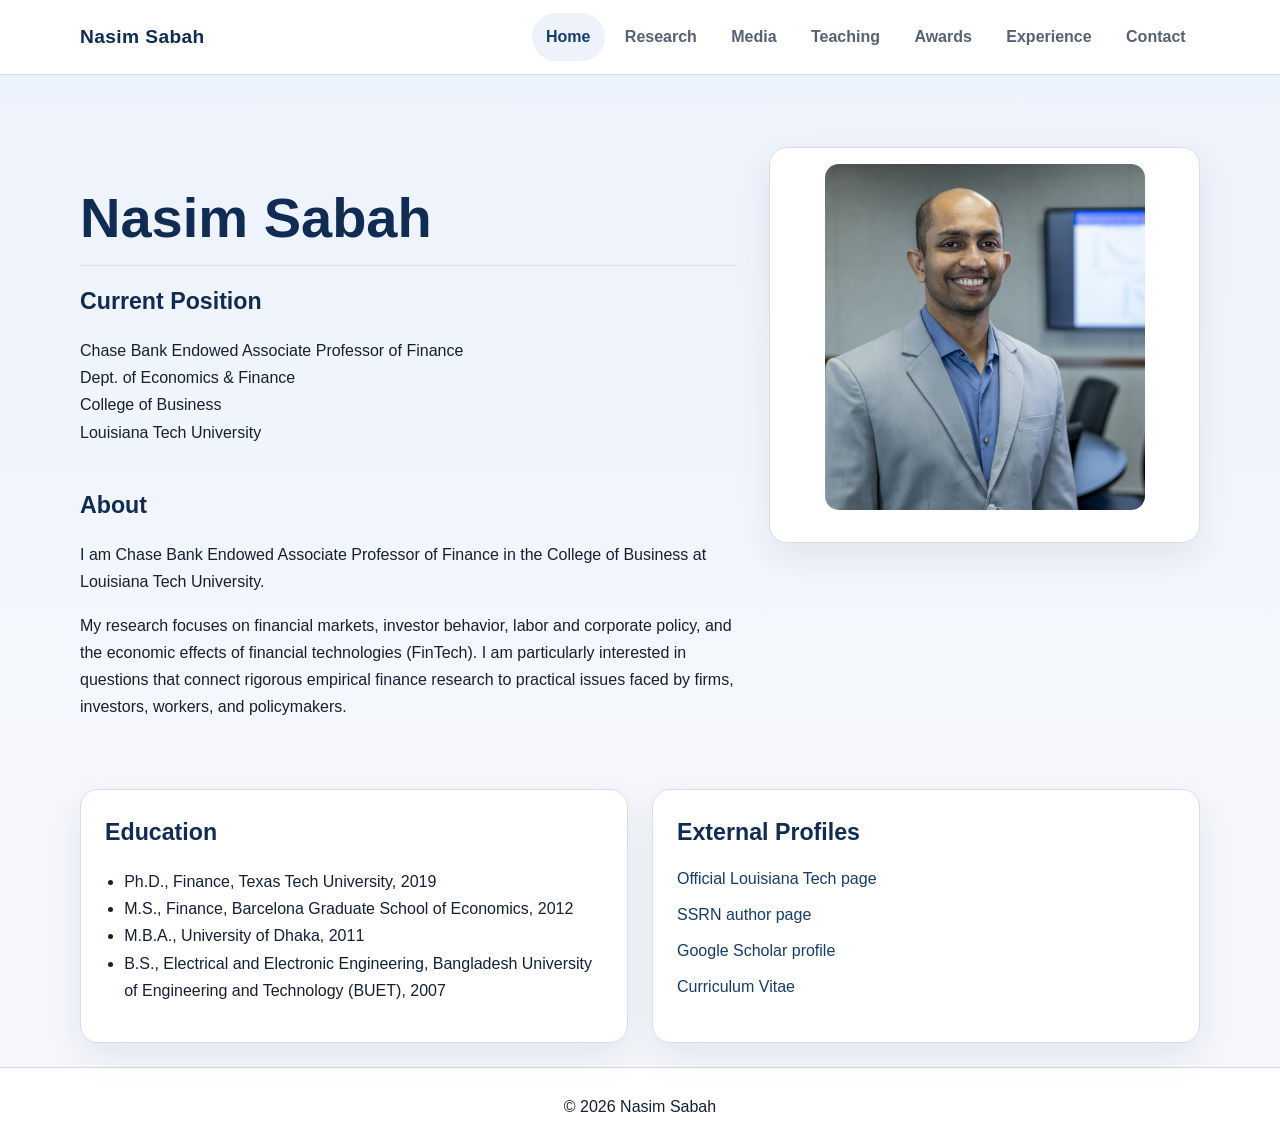
<file: index.html>
<!DOCTYPE html>
<html lang="en">
<head>
  <meta charset="UTF-8">
  <meta name="viewport" content="width=device-width, initial-scale=1.0">
  <title>Nasim Sabah | Home</title>
  <meta name="description" content="Academic website of Nasim Sabah: research, teaching, awards, professional experience, media, and contact information.">
  <link rel="stylesheet" href="style.css">
</head>
<body>
  <header class="site-header">
    <div class="wrap header-inner">
      <a class="brand" href="index.html">Nasim Sabah</a>
      <nav class="site-nav" aria-label="Main navigation">
        <a href="index.html" class="active">Home</a>
        <a href="research.html">Research</a>
        <a href="media.html">Media</a>
        <a href="teaching.html">Teaching</a>
        <a href="awards.html">Awards</a>
        <a href="experience.html">Experience</a>
        <a href="contact.html">Contact</a>
      </nav>
    </div>
  </header>

  <main>
<section class="page-hero">
  <div class="wrap hero-grid">
    <div class="hero-copy">
      <h1>Nasim Sabah</h1>

      <div class="position-block">
        <h2>Current Position</h2>
        <p>
          Chase Bank Endowed Associate Professor of Finance<br>
          Dept. of Economics & Finance<br>
          College of Business<br>
          Louisiana Tech University
        </p>
      </div>

      <div class="about-block">
        <h2>About</h2>
        <p>
          I am Chase Bank Endowed Associate Professor of Finance in the College of Business at Louisiana Tech University.
        </p>
        <p>
          My research focuses on financial markets, investor behavior, labor and corporate policy, and the economic effects of financial technologies (FinTech). I am particularly interested in questions that connect rigorous empirical finance research to practical issues faced by firms, investors, workers, and policymakers.
        </p>
      </div>
    </div>

    <aside class="hero-side card profile-card">
      <img src="profile.jpg" alt="Nasim Sabah" class="profile-pic">
    </aside>
  </div>
</section>

    <section class="section alt-section">
      <div class="wrap grid two">
        <div class="card">
          <h2>Education</h2>
          <ul>
            <li>Ph.D., Finance, Texas Tech University, 2019</li>
            <li>M.S., Finance, Barcelona Graduate School of Economics, 2012</li>
            <li>M.B.A., University of Dhaka, 2011</li>
            <li>B.S., Electrical and Electronic Engineering, Bangladesh University of Engineering and Technology (BUET), 2007</li>
          </ul>
        </div>

        <div class="card">
          <h2>External Profiles</h2>
          <ul class="plain-list">
            <li><a href="https://www.latech.edu/directory/md-nasim-us-sabah.php" target="_blank" rel="noopener">Official Louisiana Tech page</a></li>
            <li><a href="http://ssrn.com/author=2364535" target="_blank" rel="noopener">SSRN author page</a></li>
            <li><a href="https://scholar.google.com/citations?user=BpNNYWoAAAAJ" target="_blank" rel="noopener">Google Scholar profile</a></li>
            <li><a href="Resume_Sabah.pdf" target="_blank" rel="noopener">Curriculum Vitae</a></li>
          </ul>
        </div>
      </div>
    </section>
  </main>

  <footer class="site-footer">
    <div class="wrap footer-inner">
      <p>© <span id="year"></span> Nasim Sabah</p>
    </div>
  </footer>

  <script src="script.js"></script>
</body>
</html>
</file>
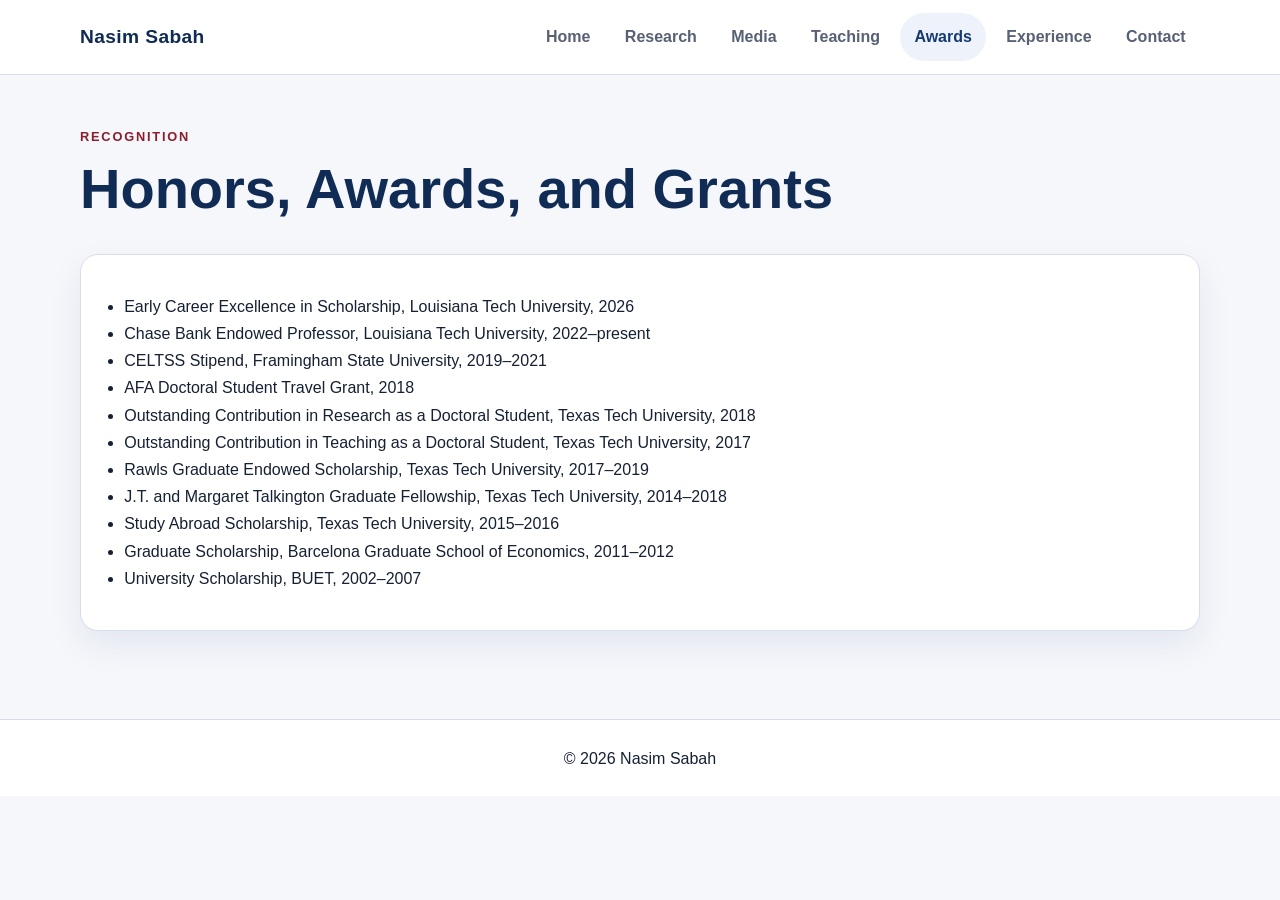
<file: awards.html>
<!DOCTYPE html>
<html lang="en">
<head>
  <meta charset="UTF-8">
  <meta name="viewport" content="width=device-width, initial-scale=1.0">
  <title>Nasim Sabah | Awards</title>
  <meta name="description" content="Honors, awards, and grants received by Nasim Sabah.">
  <link rel="stylesheet" href="style.css">
</head>
<body>
  <header class="site-header">
    <div class="wrap header-inner">
      <a class="brand" href="index.html">Nasim Sabah</a>
      <nav class="site-nav" aria-label="Main navigation">
        <a href="index.html">Home</a>
        <a href="research.html">Research</a>
        <a href="media.html">Media</a>
        <a href="teaching.html">Teaching</a>
        <a href="awards.html" class="active">Awards</a>
        <a href="experience.html">Experience</a>
        <a href="contact.html">Contact</a>
      </nav>
    </div>
  </header>

  <main class="wrap page-shell">
    <section class="page-title">
      <p class="eyebrow">Recognition</p>
      <h1>Honors, Awards, and Grants</h1>
    </section>

    <section class="section">
      <div class="card">
        <ul>
          <li>Early Career Excellence in Scholarship, Louisiana Tech University, 2026</li>
          <li>Chase Bank Endowed Professor, Louisiana Tech University, 2022–present</li>
          <li>CELTSS Stipend, Framingham State University, 2019–2021</li>
          <li>AFA Doctoral Student Travel Grant, 2018</li>
          <li>Outstanding Contribution in Research as a Doctoral Student, Texas Tech University, 2018</li>
          <li>Outstanding Contribution in Teaching as a Doctoral Student, Texas Tech University, 2017</li>
          <li>Rawls Graduate Endowed Scholarship, Texas Tech University, 2017–2019</li>
          <li>J.T. and Margaret Talkington Graduate Fellowship, Texas Tech University, 2014–2018</li>
          <li>Study Abroad Scholarship, Texas Tech University, 2015–2016</li>
          <li>Graduate Scholarship, Barcelona Graduate School of Economics, 2011–2012</li>
          <li>University Scholarship, BUET, 2002–2007</li>
        </ul>
      </div>
    </section>
  </main>

  <footer class="site-footer">
    <div class="wrap footer-inner">
      <p>© <span id="year"></span> Nasim Sabah</p>
    </div>
  </footer>

  <script src="script.js"></script>
</body>
</html>
</file>
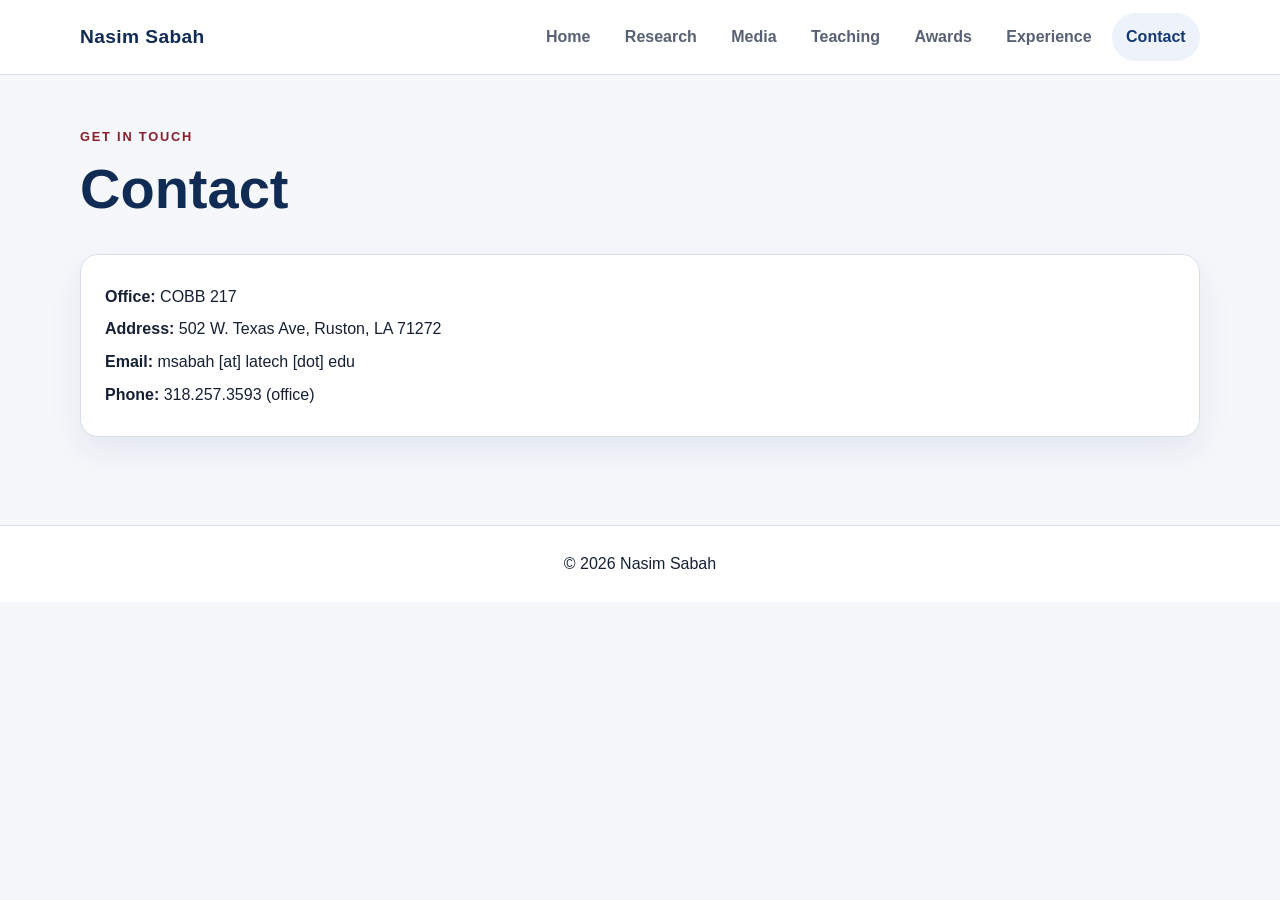
<file: contact.html>
<!DOCTYPE html>
<html lang="en">
<head>
  <meta charset="UTF-8">
  <meta name="viewport" content="width=device-width, initial-scale=1.0">
  <title>Nasim Sabah | Contact</title>
  <meta name="description" content="Contact information for Nasim Sabah.">
  <link rel="stylesheet" href="style.css">
</head>
<body>
  <header class="site-header">
    <div class="wrap header-inner">
      <a class="brand" href="index.html">Nasim Sabah</a>
      <nav class="site-nav" aria-label="Main navigation">
        <a href="index.html">Home</a>
        <a href="research.html">Research</a>
        <a href="media.html">Media</a>
        <a href="teaching.html">Teaching</a>
        <a href="awards.html">Awards</a>
        <a href="experience.html">Experience</a>
        <a href="contact.html" class="active">Contact</a>
      </nav>
    </div>
  </header>

  <main class="wrap page-shell">
    <section class="page-title">
      <p class="eyebrow">Get in Touch</p>
      <h1>Contact</h1>
    </section>

    <section class="section">
      <div class="card contact-card">
        <p><strong>Office:</strong> COBB 217</p>
        <p><strong>Address:</strong> 502 W. Texas Ave, Ruston, LA 71272</p>
        <p><strong>Email:</strong> msabah [at] latech [dot] edu</p>
        <p><strong>Phone:</strong> 318.257.3593 (office)</p>
      </div>
    </section>
  </main>

  <footer class="site-footer">
    <div class="wrap footer-inner">
      <p>© <span id="year"></span> Nasim Sabah</p>
    </div>
  </footer>

  <script src="script.js"></script>
</body>
</html>
</file>
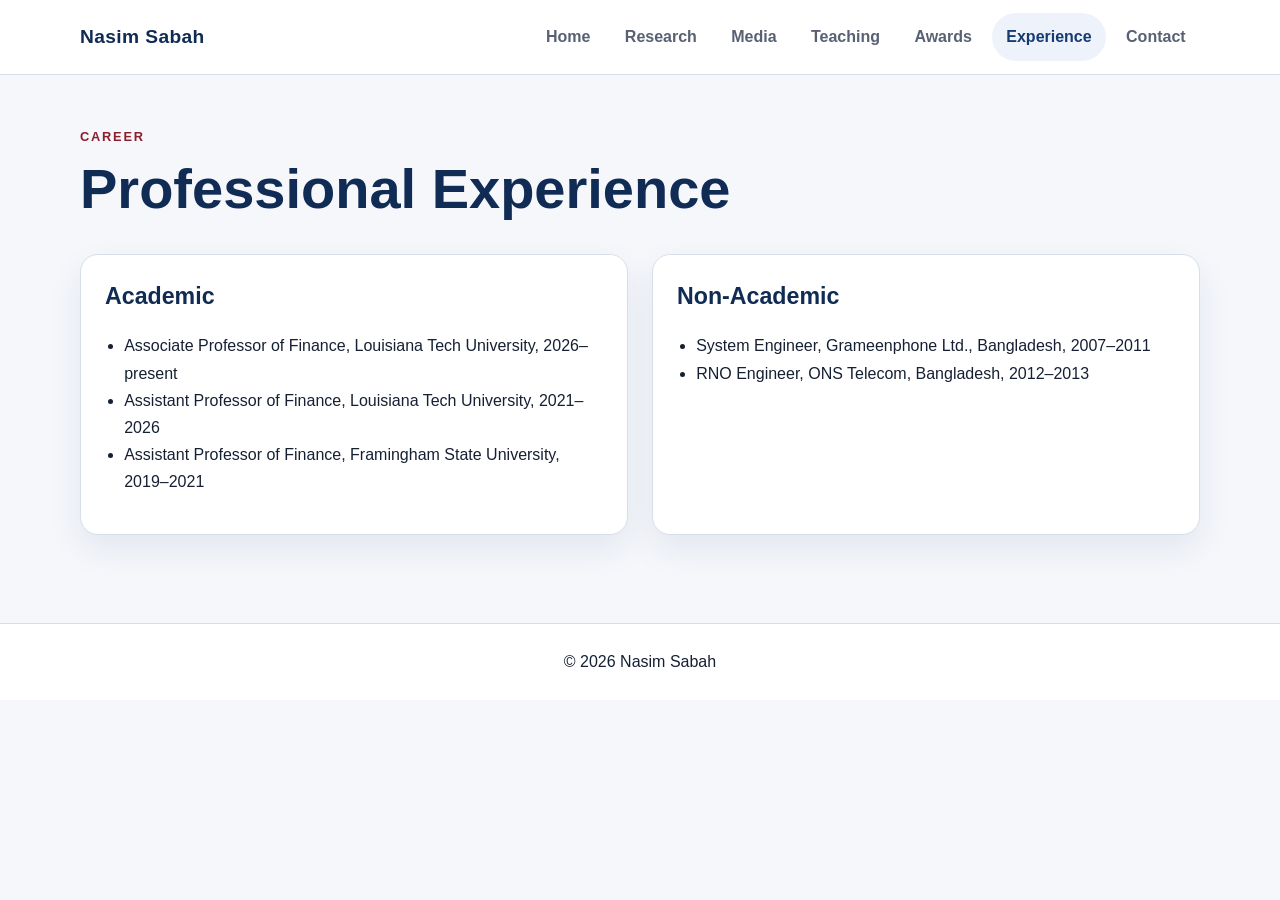
<file: experience.html>
<!DOCTYPE html>
<html lang="en">
<head>
  <meta charset="UTF-8">
  <meta name="viewport" content="width=device-width, initial-scale=1.0">
  <title>Nasim Sabah | Experience</title>
  <meta name="description" content="Professional experience of Nasim Sabah.">
  <link rel="stylesheet" href="style.css">
</head>
<body>
  <header class="site-header">
    <div class="wrap header-inner">
      <a class="brand" href="index.html">Nasim Sabah</a>
      <nav class="site-nav" aria-label="Main navigation">
        <a href="index.html">Home</a>
        <a href="research.html">Research</a>
        <a href="media.html">Media</a>
        <a href="teaching.html">Teaching</a>
        <a href="awards.html">Awards</a>
        <a href="experience.html" class="active">Experience</a>
        <a href="contact.html">Contact</a>
      </nav>
    </div>
  </header>

  <main class="wrap page-shell">
    <section class="page-title">
      <p class="eyebrow">Career</p>
      <h1>Professional Experience</h1>
    </section>

    <section class="section">
      <div class="grid two">
        <div class="card">
          <h2>Academic</h2>
          <ul>
            <li>Associate Professor of Finance, Louisiana Tech University, 2026–present</li>
            <li>Assistant Professor of Finance, Louisiana Tech University, 2021–2026</li>
            <li>Assistant Professor of Finance, Framingham State University, 2019–2021</li>
          </ul>
        </div>

        <div class="card">
          <h2>Non-Academic</h2>
          <ul>
            <li>System Engineer, Grameenphone Ltd., Bangladesh, 2007–2011</li>
            <li>RNO Engineer, ONS Telecom, Bangladesh, 2012–2013</li>
          </ul>
        </div>
      </div>
    </section>
  </main>

  <footer class="site-footer">
    <div class="wrap footer-inner">
      <p>© <span id="year"></span> Nasim Sabah</p>
    </div>
  </footer>

  <script src="script.js"></script>
</body>
</html>
</file>
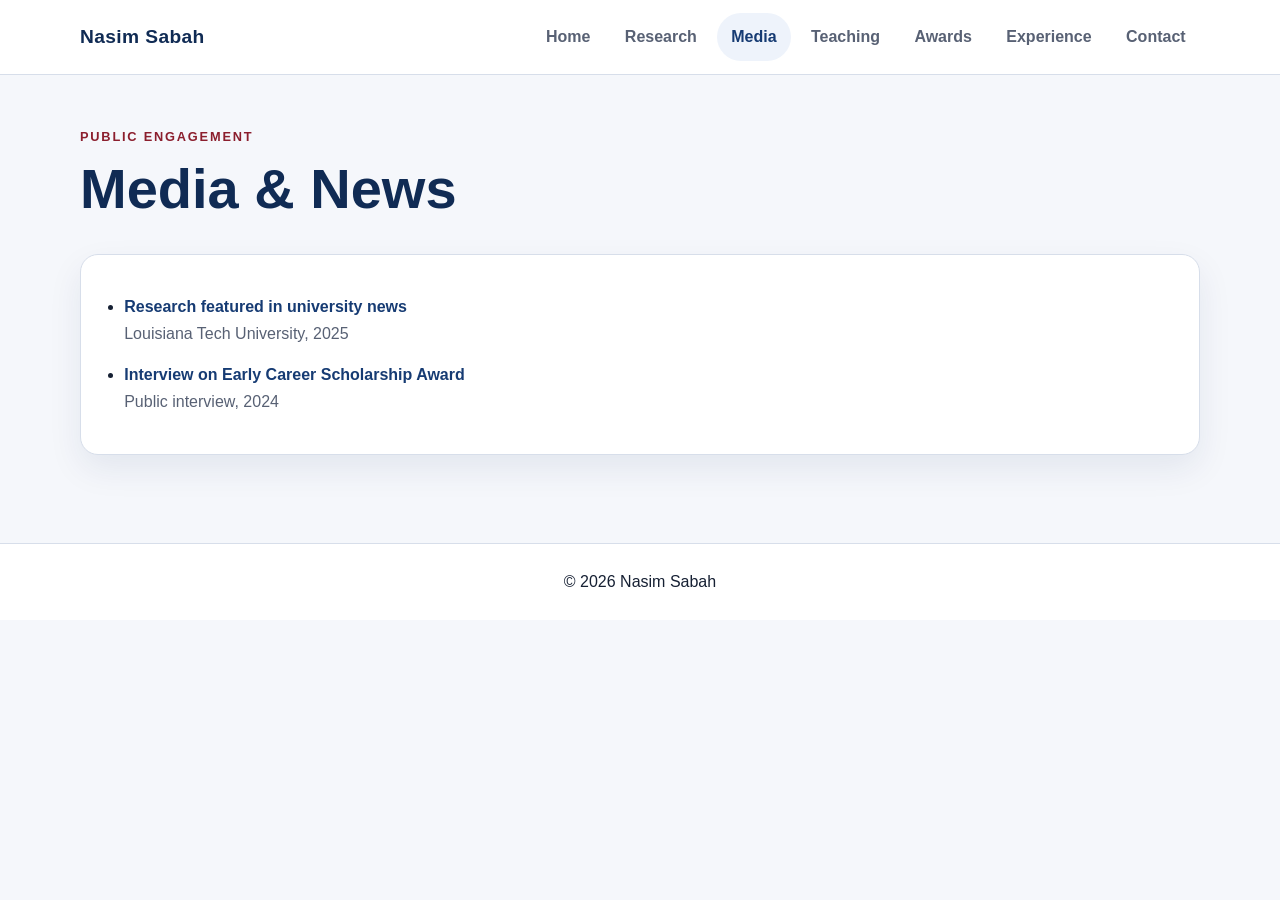
<file: media.html>
<!DOCTYPE html>
<html lang="en">
<head>
  <meta charset="UTF-8">
  <meta name="viewport" content="width=device-width, initial-scale=1.0">
  <title>Nasim Sabah | Media</title>
  <meta name="description" content="Media coverage and public-facing research features involving Nasim Sabah.">
  <link rel="stylesheet" href="style.css">
</head>
<body>
  <header class="site-header">
    <div class="wrap header-inner">
      <a class="brand" href="index.html">Nasim Sabah</a>
      <nav class="site-nav" aria-label="Main navigation">
        <a href="index.html">Home</a>
        <a href="research.html">Research</a>
        <a href="media.html" class="active">Media</a>
        <a href="teaching.html">Teaching</a>
        <a href="awards.html">Awards</a>
        <a href="experience.html">Experience</a>
        <a href="contact.html">Contact</a>
      </nav>
    </div>
  </header>

  <main class="wrap page-shell">
    <section class="page-title">
      <p class="eyebrow">Public Engagement</p>
      <h1>Media & News</h1>
    </section>

    <section class="section">
      <div class="card">
        <ul class="pub-list">
          <li>
            <strong><a href="https://latech.smugmug.com/Academics/Headshots/2026-Appointments-/Nasim-Sabah" target="_blank" rel="noopener">Research featured in university news</a></strong><br>
            <span class="muted">Louisiana Tech University, 2025</span>
          </li>
          <li>
            <strong><a href="https://youtu.be/59o1GROnXtM" target="_blank" rel="noopener">Interview on Early Career Scholarship Award</a></strong><br>
            <span class="muted">Public interview, 2024</span>
          </li>
        </ul>
      </div>
    </section>
  </main>

  <footer class="site-footer">
    <div class="wrap footer-inner">
      <p>© <span id="year"></span> Nasim Sabah</p>
    </div>
  </footer>

  <script src="script.js"></script>
</body>
</html>
</file>
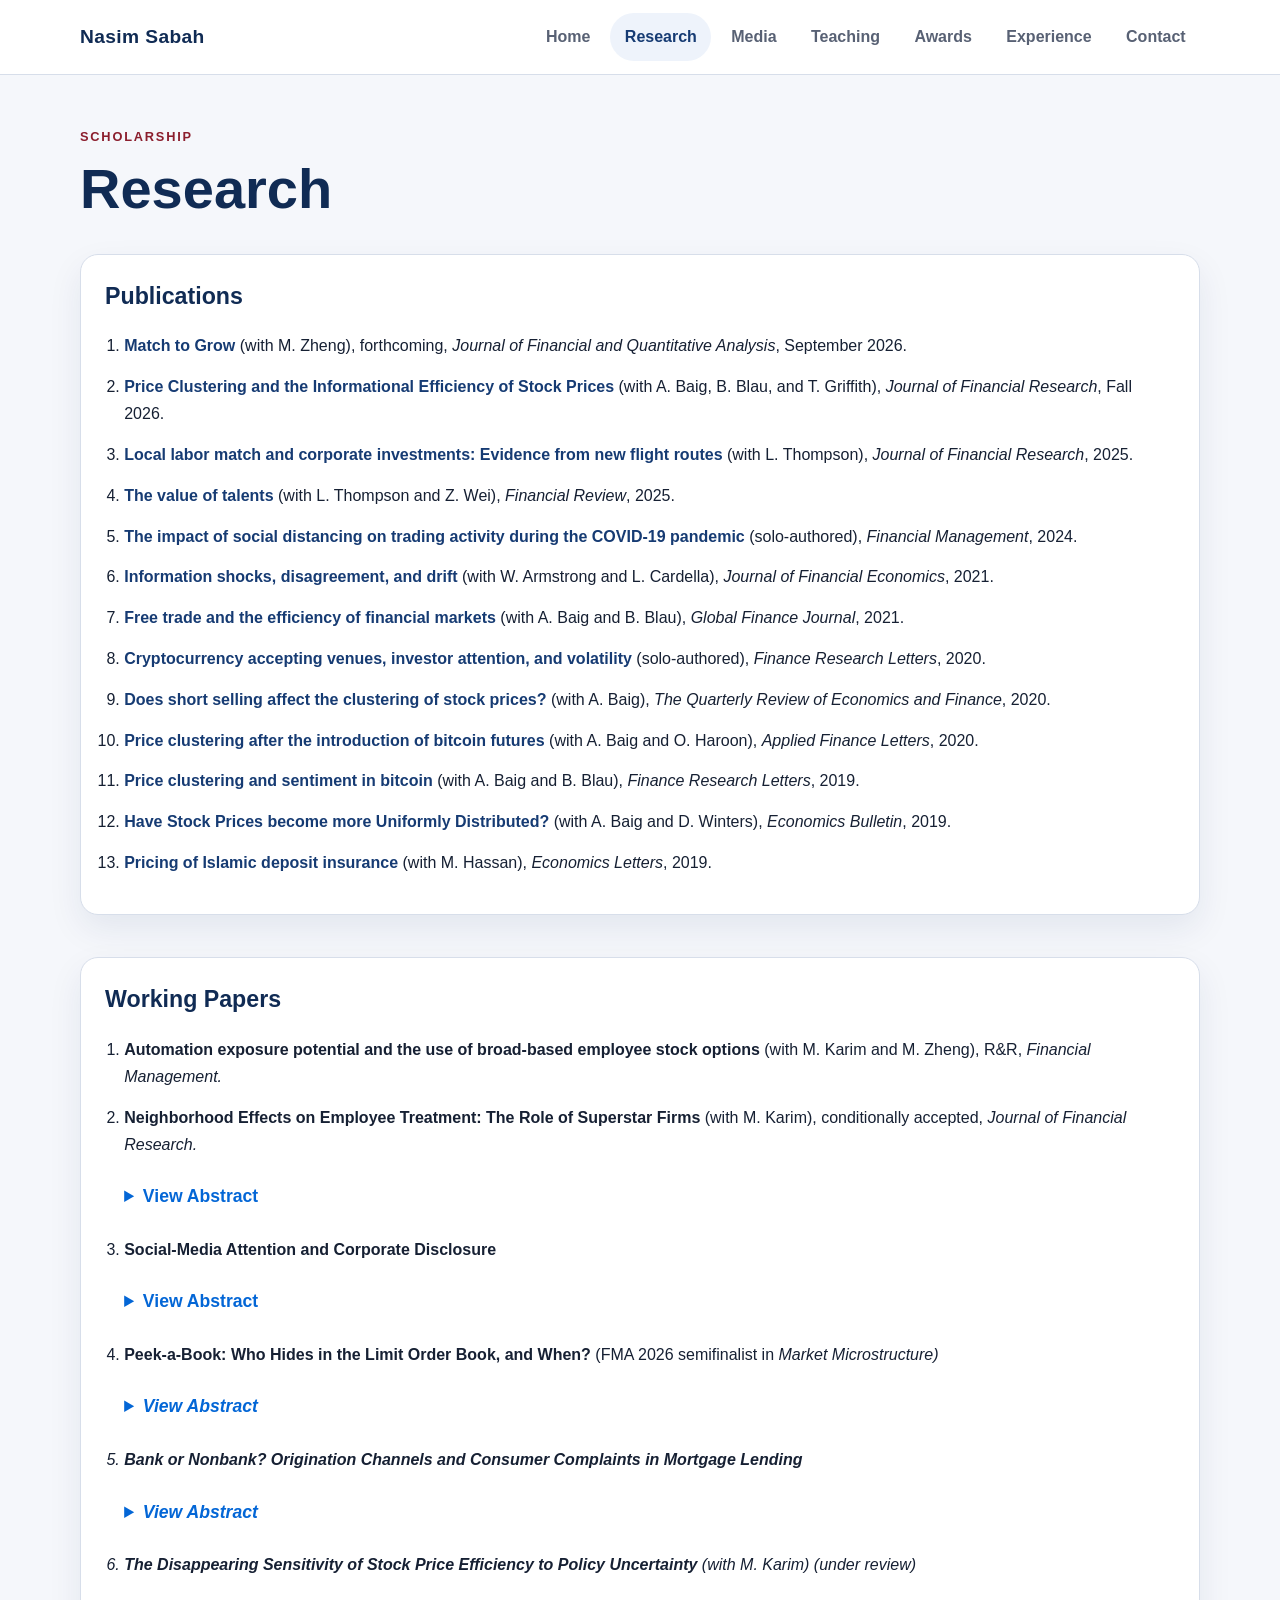
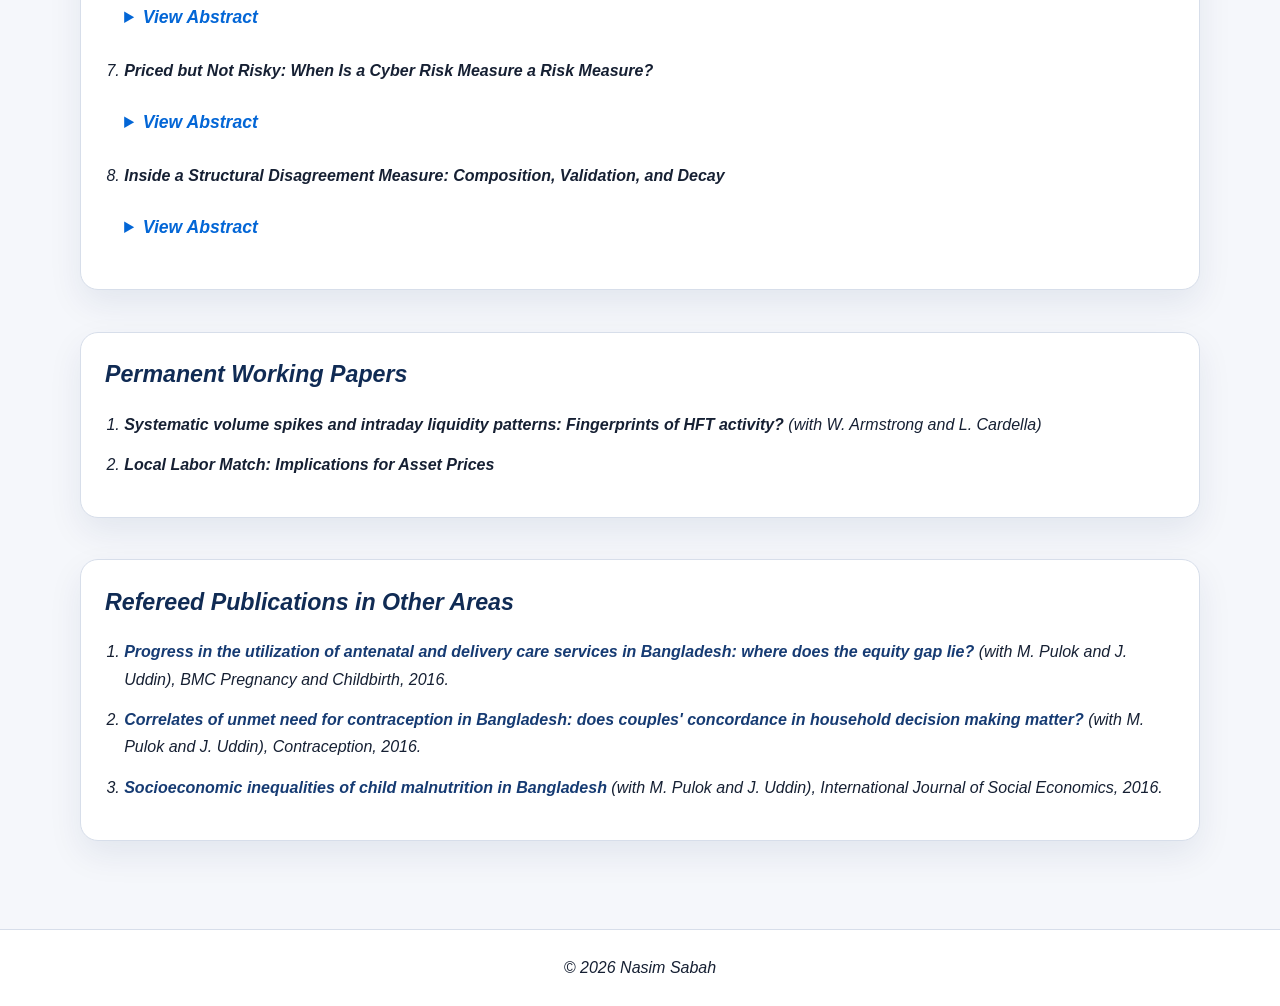
<file: research.html>
<!DOCTYPE html>
<html lang="en">
<head>
  <meta charset="UTF-8">
  <meta name="viewport" content="width=device-width, initial-scale=1.0">
  <title>Nasim Sabah | Research</title>
  <meta name="description" content="Research publications and working papers by Nasim Sabah.">
  <link rel="stylesheet" href="style.css">
</head>
<body>
  <header class="site-header">
    <div class="wrap header-inner">
      <a class="brand" href="index.html">Nasim Sabah</a>
      <nav class="site-nav" aria-label="Main navigation">
        <a href="index.html">Home</a>
        <a href="research.html" class="active">Research</a>
        <a href="media.html">Media</a>
        <a href="teaching.html">Teaching</a>
        <a href="awards.html">Awards</a>
        <a href="experience.html">Experience</a>
        <a href="contact.html">Contact</a>
      </nav>
    </div>
  </header>

  <main class="wrap page-shell">
    <section class="page-title">
      <p class="eyebrow">Scholarship</p>
      <h1>Research</h1>
    </section>

    <section class="section">
      <div class="card">
        <h2>Publications</h2>
        <ol class="pub-list reversed">
          <li><strong><a href="https://doi.org/10.1017/S0022109026102579" target="_blank" rel="noopener">Match to Grow</a></strong> (with M. Zheng), forthcoming, <em>Journal of Financial and Quantitative Analysis</em>, September 2026.</li>
          <li><strong><a href="https://doi.org/10.1111/jfir.70020" target="_blank" rel="noopener">Price Clustering and the Informational Efficiency of Stock Prices</a></strong> (with A. Baig, B. Blau, and T. Griffith), <em>Journal of Financial Research</em>, Fall 2026.</li>
          <li><strong><a href="https://doi.org/10.1111/jfir.12433" target="_blank" rel="noopener">Local labor match and corporate investments: Evidence from new flight routes</a></strong> (with L. Thompson), <em>Journal of Financial Research</em>, 2025.</li>
          <li><strong><a href="https://doi.org/10.1111/fire.12411" target="_blank" rel="noopener">The value of talents</a></strong> (with L. Thompson and Z. Wei), <em>Financial Review</em>, 2025.</li>
          <li><strong><a href="http://doi.org/10.1111/fima.12456" target="_blank" rel="noopener">The impact of social distancing on trading activity during the COVID-19 pandemic</a></strong> (solo-authored), <em>Financial Management</em>, 2024.</li>
          <li><strong><a href="https://doi.org/10.1016/j.jfineco.2021.02.002" target="_blank" rel="noopener">Information shocks, disagreement, and drift</a></strong> (with W. Armstrong and L. Cardella), <em>Journal of Financial Economics</em>, 2021.</li>
          <li><strong><a href="https://doi.org/10.1016/j.gfj.2020.100545" target="_blank" rel="noopener">Free trade and the efficiency of financial markets</a></strong> (with A. Baig and B. Blau), <em>Global Finance Journal</em>, 2021.</li>
          <li><strong><a href="https://doi.org/10.1016/j.frl.2019.101339" target="_blank" rel="noopener">Cryptocurrency accepting venues, investor attention, and volatility</a></strong> (solo-authored), <em>Finance Research Letters</em>, 2020.</li>
          <li><strong><a href="https://doi.org/10.1016/j.qref.2019.08.008" target="_blank" rel="noopener">Does short selling affect the clustering of stock prices?</a></strong> (with A. Baig), <em>The Quarterly Review of Economics and Finance</em>, 2020.</li>
          <li><strong><a href="https://doi.org/10.24135/afl.v9i0.200" target="_blank" rel="noopener">Price clustering after the introduction of bitcoin futures</a></strong> (with A. Baig and O. Haroon), <em>Applied Finance Letters</em>, 2020.</li>
          <li><strong><a href="https://doi.org/10.1016/j.frl.2019.03.013" target="_blank" rel="noopener">Price clustering and sentiment in bitcoin</a></strong> (with A. Baig and B. Blau), <em>Finance Research Letters</em>, 2019.</li>
          <li><strong><a href="http://www.accessecon.com/Pubs/EB/2019/Volume39/EB-19-V39-I2-P118.pdf" target="_blank" rel="noopener">Have Stock Prices become more Uniformly Distributed?</a></strong> (with A. Baig and D. Winters), <em>Economics Bulletin</em>, 2019.</li>
          <li><strong><a href="https://doi.org/10.1016/j.econlet.2019.01.013" target="_blank" rel="noopener">Pricing of Islamic deposit insurance</a></strong> (with M. Hassan), <em>Economics Letters</em>, 2019.</li>
        </ol>
      </div>
    </section>

    <section class="section">
      <div class="card">
        <h2>Working Papers</h2>
        <ol class="pub-list">
          <li><strong>Automation exposure potential and the use of broad-based employee stock options</strong> (with M. Karim and M. Zheng), R&R, <em>Financial Management.</em></li>
          <li><strong>Neighborhood Effects on Employee Treatment: The Role of Superstar Firms</strong> (with M. Karim), conditionally accepted, <em>Journal of Financial Research.</em></li>
<details style="margin-top: 1.5rem; margin-bottom: 1.5rem; cursor: pointer;">
  <summary style="font-weight: bold; font-size: 1.1rem; color: #0366d6;">
    View Abstract
  </summary>
  <div style="margin-top: 1rem; padding: 1rem; background-color: #f6f8fa; border-left: 4px solid #0366d6; border-radius: 4px; text-align: justify;">
We examine how prominent local employers shape firms’ employee treatment policies using U.S. KLD data from 2003 to 2011. Employee treatment exhibits substantial geographic clustering, 
    with metropolitan statistical area (MSA) fixed effects comparable to industry effects. This clustering is driven primarily by local “superstar” firms with the highest employee treatment 
    score rather than by average peer behavior. The presence of a local superstar firm increases neighboring firms’ employee treatment scores by 0.19 points. 
    The superstar effect is stronger in tight labor markets, and where non-compete agreements are less enforceable. Matched-sample, instrumental-variable, and difference-in-differences analyses support a causal interpretation.  </div>
</details>    

         
          <li><strong>Social-Media Attention and Corporate Disclosure </strong></li>
<details style="margin-top: 1.5rem; margin-bottom: 1.5rem; cursor: pointer;">
  <summary style="font-weight: bold; font-size: 1.1rem; color: #0366d6;">
    View Abstract
  </summary>
  <div style="margin-top: 1rem; padding: 1rem; background-color: #f6f8fa; border-left: 4px solid #0366d6; border-radius: 4px; text-align: justify;">

Using a cross-platform measure of social-media attention from 2012 to 2021, we find that firms are more likely to file both voluntary and mandatory 
    8-Ks during periods of high attention, with subsequent increases in abnormal trading volume and volatility. However, voluntary filings during 
    high-attention periods are followed by negative abnormal returns - a 1.25% decline on the next trading day and a cumulative 2.42% decline over 
    the following 20 trading days - whereas mandatory filings do not exhibit a comparable persistent decline. The voluntary filing response primarily 
    reflects discretionary reports of events not otherwise required to be disclosed rather than routine Regulation FD communications. Following the 
    SEC's 2013 social-media disclosure guidance, firms with greater pre-guidance social-media exposure exhibit a relative increase in voluntary versus 
    mandatory filing probability. The negative abnormal returns following high-attention voluntary filings are concentrated among firms with low analyst 
    coverage and are larger on the next trading day when SEC offering disclosures occur around the filing. Social-media attention is also associated with 
    greater retail net buying before disclosure. Together, these findings connect voluntary disclosure to the analyst information environment and to 
    offering-related activity during periods of high investor attention and retail demand.  </div>
</details>       
 
          
          
          <li><strong>Peek-a-Book: Who Hides in the Limit Order Book, and When?</strong> (FMA 2026 semifinalist in <em>Market Microstructure<em>)</li>
<details style="margin-top: 1.5rem; margin-bottom: 1.5rem; cursor: pointer;">
  <summary style="font-weight: bold; font-size: 1.1rem; color: #0366d6;">
    View Abstract
  </summary>
  <div style="margin-top: 1rem; padding: 1rem; background-color: #f6f8fa; border-left: 4px solid #0366d6; border-radius: 4px; text-align: justify;">
    This paper examines how uncertainty affects liquidity provision by incorporating macro, valuation, and execution uncertainties in a limit-order-book model. 
    The model yields a spread decomposition and a hidden-share condition: hidden liquidity increases with macro uncertainty but decreases with valuation uncertainty 
    because reduced time priority of hidden orders raises non-execution and selection costs. The macro effect is heterogeneous in equilibrium: when macro uncertainty is high, 
    liquidity providers provide hidden liquidity to easier-to-value stocks and remove from harder-to-value stocks to minimize overall portfolio exposure. Consistent with these predictions, 
    I show that increases in macro uncertainty raise hidden liquidity for easier-to-value firms and reduce it for harder-to-value firms. Robustness tests with alternative proxies and exogenous 
    shocks from the COVID-19 pandemic and the temporary suspension of NYSE floor trading support a causal interpretation.
  </div>
</details>    
  
          <li><strong>Bank or Nonbank? Origination Channels and Consumer Complaints in Mortgage Lending </strong></li>
<details style="margin-top: 1.5rem; margin-bottom: 1.5rem; cursor: pointer;">
  <summary style="font-weight: bold; font-size: 1.1rem; color: #0366d6;">
    View Abstract
  </summary>
  <div style="margin-top: 1rem; padding: 1rem; background-color: #f6f8fa; border-left: 4px solid #0366d6; border-radius: 4px; text-align: justify;">
   Nonbanks account for a substantial share of U.S. mortgage applications, a shift linked
to technology and regulatory differences. We match Consumer Financial Protection
Bureau complaint records to loan-level Home Mortgage Disclosure Act data for 2018
to 2023, covering 44.4 million mortgage applications. In a sample aligned with the
Bureau’s institutional coverage, banks and their mortgage subsidiaries receive about
3.52 times as many origination-stage complaints per application as independent mortgage
companies, conditional on borrower composition, product mix, and geography.
The difference persists under alternative exposure measures and complaint definitions,
although its magnitude is sensitive to large lenders. Banks originate a larger share of
mortgages directly through retail channels, and the complaint-rate difference is smaller
among predominantly retail lenders. Finally, among recorded origination-stage complaints,
banks and their mortgage subsidiaries miss the response deadline on 0.3 percent
of complaints, compared with 3.9 percent at independent mortgage companies.
                 </div>
</details>
          

            
            <li><strong>The Disappearing Sensitivity of Stock Price Efficiency to Policy Uncertainty </strong>(with M. Karim) (under review)</li>
<details style="margin-top: 1.5rem; margin-bottom: 1.5rem; cursor: pointer;">
  <summary style="font-weight: bold; font-size: 1.1rem; color: #0366d6;">
    View Abstract
  </summary>
  <div style="margin-top: 1rem; padding: 1rem; background-color: #f6f8fa; border-left: 4px solid #0366d6; border-radius: 4px; text-align: justify;">
          We document substantial instability in the relation between equity-market policy uncertainty and stock price efficiency. 
          Examining all U.S. common stocks over 2001–2024 using a validated daily price-delay measure, benchmarked against Hasbrouck pricing errors through 2015, 
          we find that uncertainty was associated with higher price delay, wider bid–ask spreads, and lower turnover during 2001–2009. A one-standard-deviation increase 
          in uncertainty raised aggregate price delay by roughly nine percent of its mean. Structural break tests date the disappearance of the relation to October 2009. 
          The post-break coefficient remains episodically unstable for several years before settling near zero by late 2016, and the null persists through the COVID-19 pandemic. 
          The efficiency and liquidity responses to uncertainty change around the same break, while the uncertainty index remains informative about market-relevant uncertainty. 
          These patterns are consistent with a transformation in liquidity provision, although the aggregate evidence does not identify that transformation as the unique cause of the break. 
          The SEC Tick Size Pilot's randomized market-design restrictions reduce liquidity and slow price discovery but do not restore uncertainty sensitivity. 
          The findings demonstrate that pooled-sample estimates can obscure economically distinct market regimes and caution against treating uncertainty–market-quality relations as structurally stable.
      </div>
</details>       
          
 
          <li><strong>Priced but Not Risky: When Is a Cyber Risk Measure a Risk Measure? </strong></li>
<details style="margin-top: 1.5rem; margin-bottom: 1.5rem; cursor: pointer;">
  <summary style="font-weight: bold; font-size: 1.1rem; color: #0366d6;">
    View Abstract
  </summary>
  <div style="margin-top: 1rem; padding: 1rem; background-color: #f6f8fa; border-left: 4px solid #0366d6; border-radius: 4px; text-align: justify;">
Text-based measures of firm-level exposure to emerging risks are now standard, and are commonly validated by showing that they earn a return premium. 
    We show that such evidence is insufficient. Two published measures of cybersecurity exposure — the 10-K disclosure-similarity score of Florackis et al. 
    (2023, RFS) and the earnings-call keyword share of Jamilov et al. (2026, JF) — are nearly orthogonal, with a rank correlation of 0.13, yet both earn a quintile 
    long–short six-factor alpha of approximately 5% per year. Only one of them behaves as a priced risk, and the difference derives from the source document 
    rather than from the estimator. On days when cyber risk becomes salient, the two portfolios move in opposite directions, by 7.3 basis points a day (t = 2.51). 
    The gap appears under all six definitions of a high-attention day, and reshuffling which days count as high-attention reproduces a gap this large in fewer than 
    2% of trials. Only the 10-K measure predicts which firms are subsequently attacked, with an odds ratio of 2.2 per standard deviation against 1.1, although the 
    incremental predictive gain of either measure over firm size and industry is small. A keyword count of the same risk-factor text, constructed without reference 
    to realized attacks, behaves like the 10-K measure rather than like the earnings-call measure that shares its method. The estimated incidence of the pricing 
    across firm size reverses sign with the choice of instrument. A return premium therefore does not establish that a risk has been measured.
                 </div>
</details>
      
          
          <li><strong>Inside a Structural Disagreement Measure: Composition, Validation, and Decay </strong></li>
<details style="margin-top: 1.5rem; margin-bottom: 1.5rem; cursor: pointer;">
  <summary style="font-weight: bold; font-size: 1.1rem; color: #0366d6;">
    View Abstract
  </summary>
  <div style="margin-top: 1rem; padding: 1rem; background-color: #f6f8fa; border-left: 4px solid #0366d6; border-radius: 4px; text-align: justify;">
Investor disagreement is unobservable and its proxies correlate weakly, so a recent
literature builds model-implied composites whose internal composition is set by theory rather
than by fit. That composition has never been examined, because the latent variable such a measure
estimates was itself unobservable. This paper shows that the DIS measure of Goulding et al. (2026, JFE) is
algebraically invertible: released under five risk-aversion settings, its two structural blocks
and the latent belief-precision term solve exactly, and three restrictions the mapping imposes
hold against I/B/E/S, Compustat and CRSP data the recovery never uses, at correlations above
0.91. The composition is lopsided. One block carries 98.6% of the variance, and the analyst
inputs - the only ones derived from what an identifiable population says about a specific
quantity - supply 41% of belief precision in the lowest-disagreement decile but 13% in the
highest, leaving the measure nearly inactive as a measure of beliefs precisely where it earns its
return predictability. Those returns are themselves fragile. The 21.5% annualized alpha falls
to 4 to $7% against realized volatility, and that residual is confined to 1994-2008: over
2009-2022 idiosyncratic volatility spans the composite rather than the reverse, while every
compositional finding replicates in both halves.
  </div>
</details>    
          
          
        </ol>
      </div>
    </section>

    <section class="section">
      <div class="card">
        <h2>Permanent Working Papers</h2>
        <ol class="pub-list">
          <li><strong>Systematic volume spikes and intraday liquidity patterns: Fingerprints of HFT activity?</strong> (with W. Armstrong and L. Cardella)</li>
          <li><strong>Local Labor Match: Implications for Asset Prices</strong></li>
        </ol>
      </div>
    </section>

    <section class="section">
      <div class="card">
        <h2>Refereed Publications in Other Areas</h2>
        <ol class="pub-list">
          <li><strong><a href="https://doi.org/10.1186/s12884-016-0970-4" target="_blank" rel="noopener">Progress in the utilization of antenatal and delivery care services in Bangladesh: where does the equity gap lie?</a></strong> (with M. Pulok and J. Uddin), <em>BMC Pregnancy and Childbirth</em>, 2016.</li>
          <li><strong><a href="https://doi.org/10.1016/j.contraception.2016.02.026" target="_blank" rel="noopener">Correlates of unmet need for contraception in Bangladesh: does couples' concordance in household decision making matter?</a></strong> (with M. Pulok and J. Uddin), <em>Contraception</em>, 2016.</li>
          <li><strong><a href="https://doi.org/10.1108/IJSE-03-2015-0065" target="_blank" rel="noopener">Socioeconomic inequalities of child malnutrition in Bangladesh</a></strong> (with M. Pulok and J. Uddin), <em>International Journal of Social Economics</em>, 2016.</li>
        </ol>
      </div>
    </section>
  </main>

  <footer class="site-footer">
    <div class="wrap footer-inner">
      <p>© <span id="year"></span> Nasim Sabah</p>
    </div>
  </footer>

  <script src="script.js"></script>
</body>
</html>
</file>
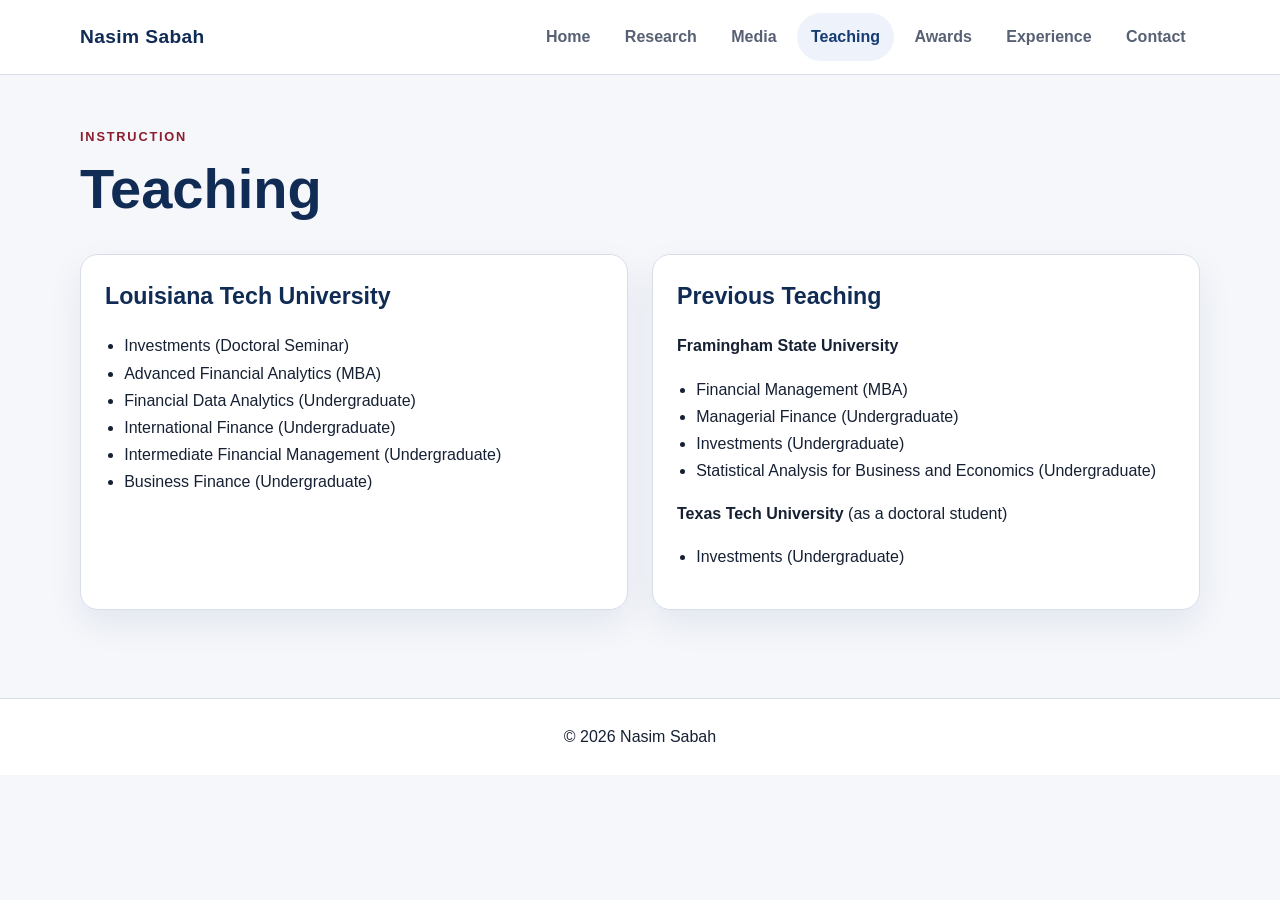
<file: teaching.html>
<!DOCTYPE html>
<html lang="en">
<head>
  <meta charset="UTF-8">
  <meta name="viewport" content="width=device-width, initial-scale=1.0">
  <title>Nasim Sabah | Teaching</title>
  <meta name="description" content="Teaching experience and course portfolio of Nasim Sabah.">
  <link rel="stylesheet" href="style.css">
</head>
<body>
  <header class="site-header">
    <div class="wrap header-inner">
      <a class="brand" href="index.html">Nasim Sabah</a>
      <nav class="site-nav" aria-label="Main navigation">
        <a href="index.html">Home</a>
        <a href="research.html">Research</a>
        <a href="media.html">Media</a>
        <a href="teaching.html" class="active">Teaching</a>
        <a href="awards.html">Awards</a>
        <a href="experience.html">Experience</a>
        <a href="contact.html">Contact</a>
      </nav>
    </div>
  </header>

  <main class="wrap page-shell">
    <section class="page-title">
      <p class="eyebrow">Instruction</p>
      <h1>Teaching</h1>
    </section>

    <section class="section">
      <div class="grid two">
        <div class="card">
          <h2>Louisiana Tech University</h2>
          <ul>
            <li>Investments (Doctoral Seminar)</li>
            <li>Advanced Financial Analytics (MBA)</li>
            <li>Financial Data Analytics (Undergraduate)</li>
            <li>International Finance (Undergraduate)</li>
            <li>Intermediate Financial Management (Undergraduate)</li>
            <li>Business Finance (Undergraduate)</li>
          </ul>
        </div>

        <div class="card">
          <h2>Previous Teaching</h2>
          <p><strong>Framingham State University</strong></p>
          <ul>
            <li>Financial Management (MBA)</li>
            <li>Managerial Finance (Undergraduate)</li>
            <li>Investments (Undergraduate)</li>
            <li>Statistical Analysis for Business and Economics (Undergraduate)</li>
          </ul>

          <p><strong>Texas Tech University </strong>(as a doctoral student)</p>
          <ul>
            <li>Investments (Undergraduate)</li>
          </ul>
        </div>
      </div>
    </section>
  </main>

  <footer class="site-footer">
    <div class="wrap footer-inner">
      <p>© <span id="year"></span> Nasim Sabah</p>
    </div>
  </footer>

  <script src="script.js"></script>
</body>
</html>
</file>
<file: style.css>
:root {
  --bg: #f5f7fb;
  --surface: #ffffff;
  --surface-alt: #eef3fb;
  --text: #162033;
  --muted: #586174;
  --line: #d7deea;
  --primary: #163b73;
  --primary-dark: #102b54;
  --accent: #8b1e2d;
  --shadow: 0 14px 34px rgba(16, 43, 84, 0.08);
  --radius: 18px;
  --max: 1120px;
}
.hero-grid {
  display: grid;
  grid-template-columns: 1.45fr 0.8fr;
  gap: 2rem;
  align-items: start;
}

.hero-copy {
  display: flex;
  flex-direction: column;
  justify-content: flex-start;
}

.position-block {
  margin-top: 1rem;
}

.about-block {
  margin-top: 1.5rem;
}

.profile-card {
  padding: 1rem;
  display: flex;
  justify-content: center;
  align-items: flex-start;
}

.profile-pic {
  width: 100%;
  max-width: 320px;
  border-radius: 14px;
  object-fit: cover;
}
* { box-sizing: border-box; }
html { scroll-behavior: smooth; }
body {
  margin: 0;
  font-family: "Inter", "Segoe UI", Roboto, Arial, sans-serif;
  color: var(--text);
  background: var(--bg);
  line-height: 1.7;
}
img { max-width: 100%; display: block; }
a { color: var(--primary); text-decoration: none; }
a:hover { color: var(--accent); }
.wrap { width: min(calc(100% - 2rem), var(--max)); margin: 0 auto; }
.narrow { max-width: 800px; }
.site-header {
  position: sticky;
  top: 0;
  z-index: 1000;
  background: rgba(255, 255, 255, 0.96);
  backdrop-filter: blur(10px);
  border-bottom: 1px solid var(--line);
}
.header-inner {
  display: flex;
  align-items: center;
  justify-content: space-between;
  gap: 1.25rem;
  min-height: 74px;
}
.brand {
  font-size: 1.2rem;
  font-weight: 800;
  letter-spacing: 0.02em;
  color: var(--primary-dark);
}
.site-nav {
  display: flex;
  flex-wrap: wrap;
  gap: 0.35rem;
}
.site-nav a {
  padding: 0.65rem 0.9rem;
  border-radius: 999px;
  color: var(--muted);
  font-weight: 600;
}
.site-nav a:hover,
.site-nav a.active {
  background: var(--surface-alt);
  color: var(--primary);
}
.page-hero {
  padding: 4.5rem 0 2.2rem;
  background: linear-gradient(180deg, #edf3fc 0%, #f5f7fb 100%);
}
.hero-grid {
  display: grid;
  grid-template-columns: 1.45fr 0.95fr;
  gap: 2rem;
  align-items: start;
}
.hero-copy {
  padding-top: 2.5rem;
}
.hero-copy h1,
.page-title h1 {
  margin: 0;
  font-size: clamp(2.2rem, 5vw, 3.5rem);
  line-height: 1.1;
  color: var(--primary-dark);
}
.eyebrow {
  margin: 0 0 0.65rem;
  text-transform: uppercase;
  letter-spacing: 0.14em;
  font-size: 0.8rem;
  font-weight: 800;
  color: var(--accent);
}
.lead {
  font-size: 1.08rem;
  color: var(--muted);
  max-width: 720px;
}
.page-shell { padding: 3.2rem 0 4rem; }
.page-title { margin-bottom: 1rem; }
.section { padding: 1.1rem 0 1.5rem; }
.alt-section { background: transparent; }
.grid.two {
  display: grid;
  grid-template-columns: repeat(2, minmax(0, 1fr));
  gap: 1.5rem;
}
.card {
  background: var(--surface);
  border: 1px solid var(--line);
  border-radius: var(--radius);
  box-shadow: var(--shadow);
  padding: 1.4rem 1.5rem;
}
.profile-card { padding: 1rem; }
.profile-pic {
  width: 100%;
  aspect-ratio: 1 / 1.08;
  object-fit: cover;
  border-radius: 14px;
  margin-bottom: 1rem;
}
.position-block {
  border-top: 1px solid var(--line);
  padding-top: 1rem;
}
h2 {
  margin-top: 0;
  margin-bottom: 0.8rem;
  font-size: 1.45rem;
  color: var(--primary-dark);
}
h3 { color: var(--primary-dark); }
p, li { color: var(--text); }
.muted { color: var(--muted); }
ul, ol { padding-left: 1.2rem; }
.plain-list { list-style: none; padding-left: 0; margin: 0; }
.plain-list li + li { margin-top: 0.55rem; }
.pub-list li + li { margin-top: 0.85rem; }
.reversed { display: flex; flex-direction: column; }
.contact-card p { margin: 0.35rem 0; }
.site-footer {
  border-top: 1px solid var(--line);
  background: #ffffff;
}
.footer-inner {
  min-height: 76px;
  display: flex;
  align-items: center;
  justify-content: center;
}
@media (max-width: 900px) {
  .hero-grid,
  .grid.two,
  .header-inner {
    grid-template-columns: 1fr;
    display: grid;
  }
  .header-inner { padding: 1rem 0; }
  .site-nav { justify-content: flex-start; }
  .hero-copy { padding-top: 0; }
}
@media (max-width: 640px) {
  .page-hero { padding-top: 3rem; }
  .site-nav a { padding: 0.55rem 0.75rem; }
  .card { padding: 1.15rem; }
}
</file>
